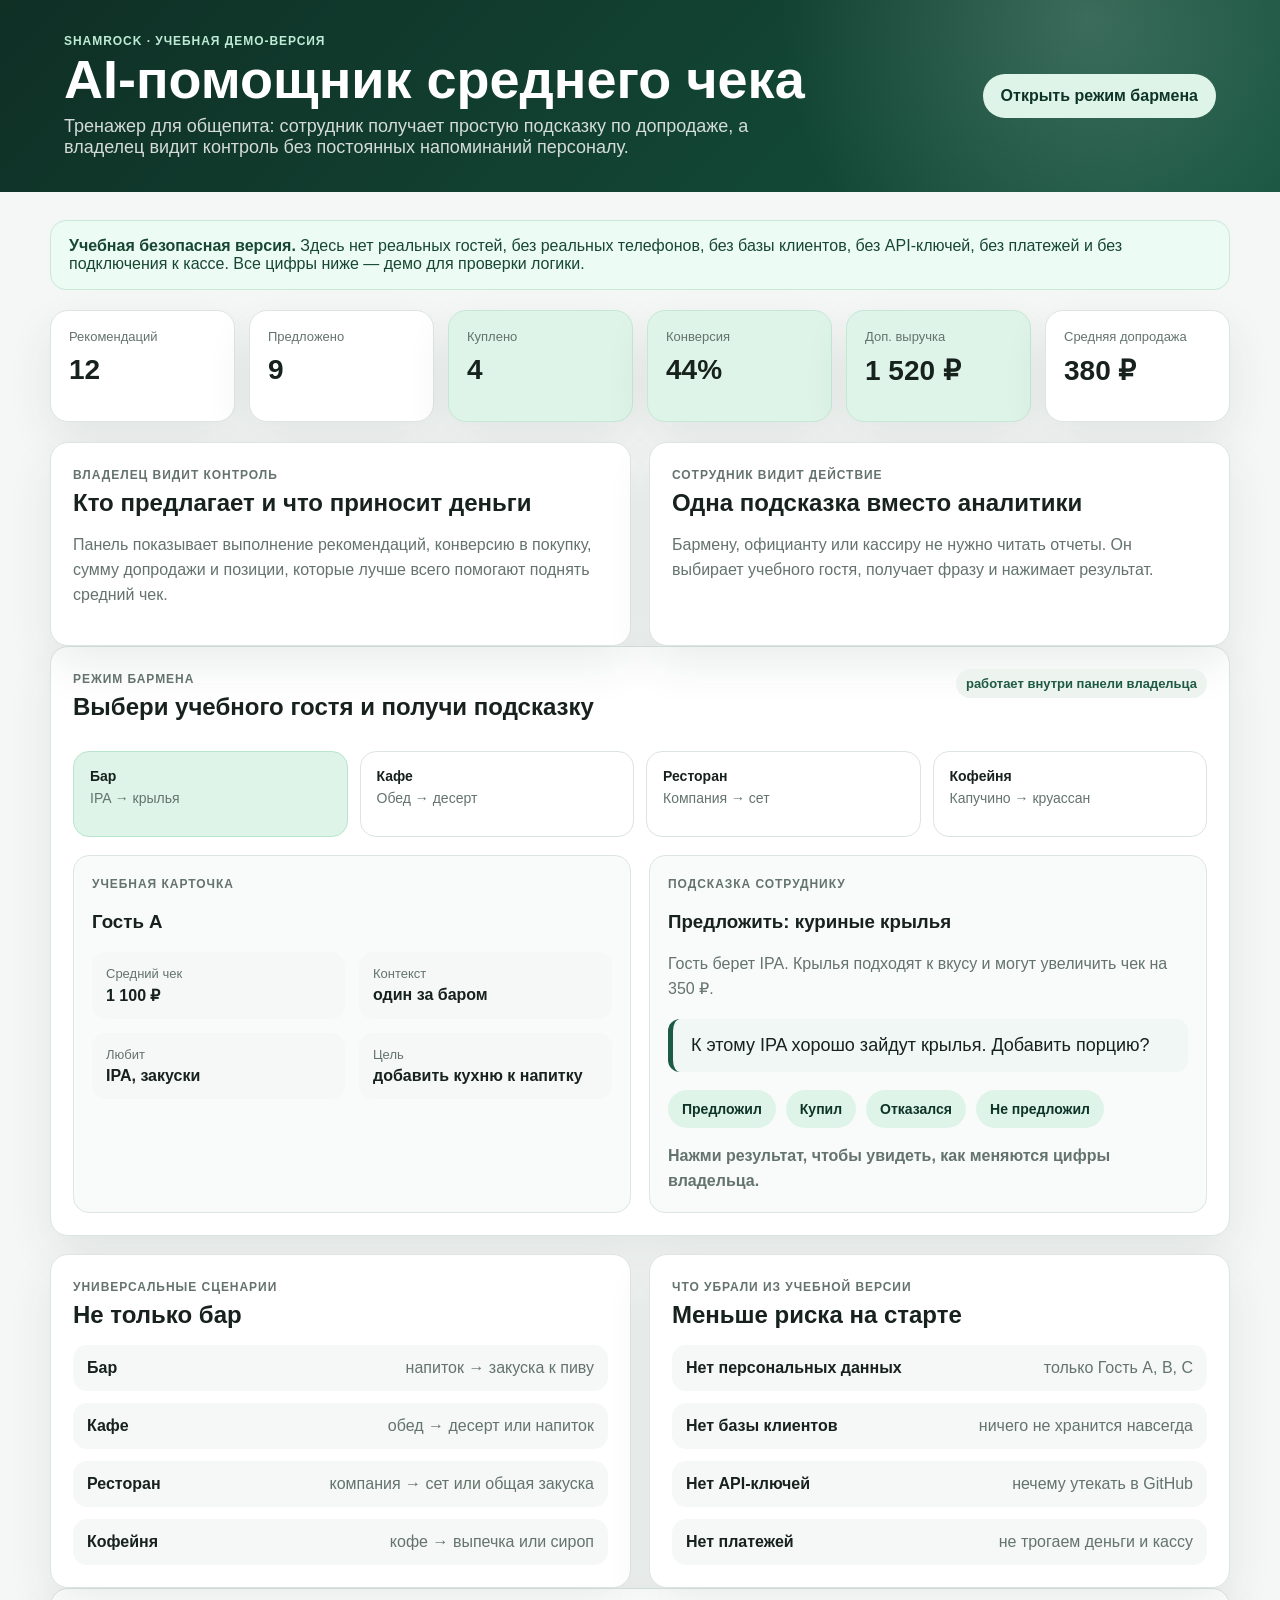
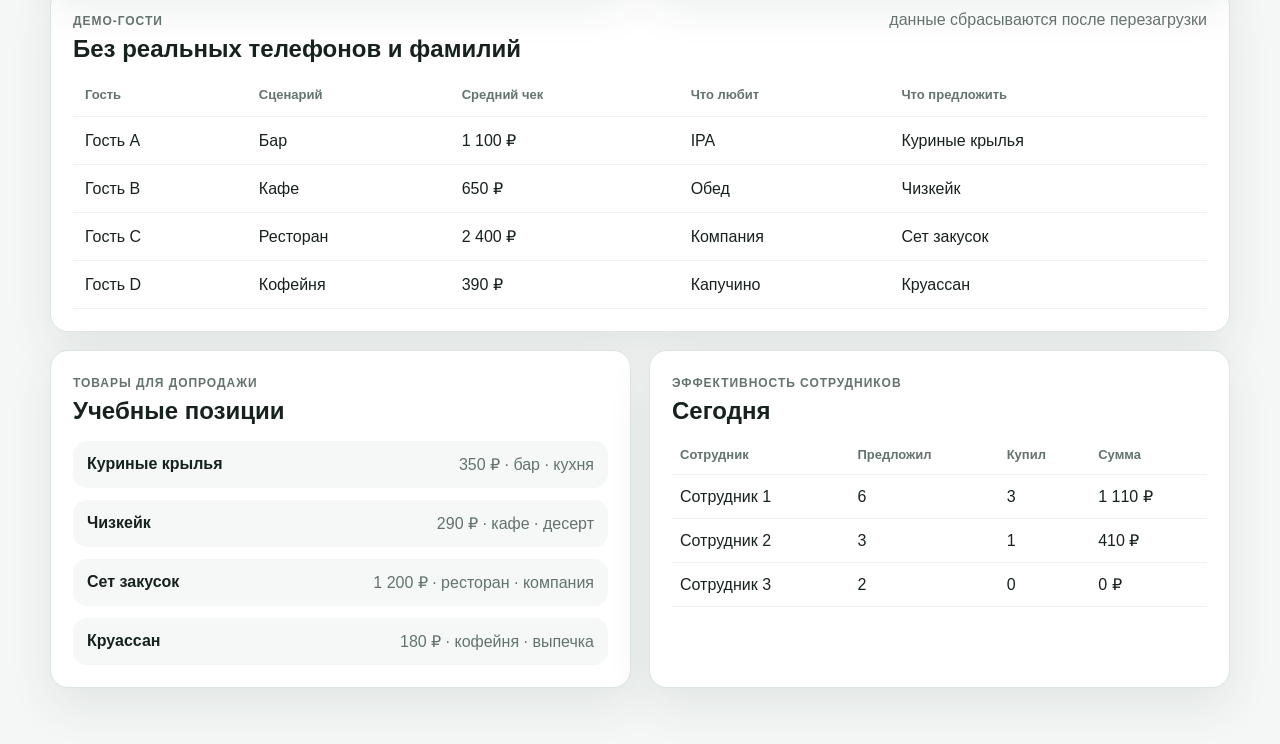
<file: index.html>
<!doctype html>
<html lang="ru">
  <head>
    <meta charset="utf-8">
    <meta name="viewport" content="width=device-width, initial-scale=1">
    <title>Shamrock AI Assistant · Demo</title>
    <link rel="stylesheet" href="/assets/static.css">
  </head>
  <body>
    <header class="topbar">
      <div>
        <p class="eyebrow">Shamrock · учебная демо-версия</p>
        <h1>AI-помощник среднего чека</h1>
        <p class="lead">Тренажер для общепита: сотрудник получает простую подсказку по допродаже, а владелец видит контроль без постоянных напоминаний персоналу.</p>
      </div>
      <a class="primary-link" href="#bartender-mode">Открыть режим бармена</a>
    </header>

    <main class="shell">
      <section class="notice">
        <strong>Учебная безопасная версия.</strong>
        Здесь нет реальных гостей, без реальных телефонов, без базы клиентов, без API-ключей, без платежей и без подключения к кассе. Все цифры ниже — демо для проверки логики.
      </section>

      <section class="metrics" aria-label="Показатели за сегодня">
        <article class="metric-card">
          <span>Рекомендаций</span>
          <strong id="metric-total">12</strong>
        </article>
        <article class="metric-card">
          <span>Предложено</span>
          <strong id="metric-offered">9</strong>
        </article>
        <article class="metric-card metric-good">
          <span>Куплено</span>
          <strong id="metric-bought">4</strong>
        </article>
        <article class="metric-card metric-good">
          <span>Конверсия</span>
          <strong id="metric-conversion">44%</strong>
        </article>
        <article class="metric-card metric-good">
          <span>Доп. выручка</span>
          <strong id="metric-revenue">1 520 ₽</strong>
        </article>
        <article class="metric-card">
          <span>Средняя допродажа</span>
          <strong id="metric-average">380 ₽</strong>
        </article>
      </section>

      <section class="grid two">
        <article class="panel">
          <span class="panel-label">Владелец видит контроль</span>
          <h2>Кто предлагает и что приносит деньги</h2>
          <p>Панель показывает выполнение рекомендаций, конверсию в покупку, сумму допродажи и позиции, которые лучше всего помогают поднять средний чек.</p>
        </article>
        <article class="panel">
          <span class="panel-label">Сотрудник видит действие</span>
          <h2>Одна подсказка вместо аналитики</h2>
          <p>Бармену, официанту или кассиру не нужно читать отчеты. Он выбирает учебного гостя, получает фразу и нажимает результат.</p>
        </article>
      </section>

      <section class="panel" id="bartender-mode">
        <div class="section-head">
          <div>
            <span class="panel-label">Режим бармена</span>
            <h2>Выбери учебного гостя и получи подсказку</h2>
          </div>
          <span class="badge">работает внутри панели владельца</span>
        </div>

        <div class="scenario-grid" aria-label="Учебные сценарии общепита">
          <button class="scenario-card is-active" data-scenario="bar">
            <strong>Бар</strong>
            <span>IPA → крылья</span>
          </button>
          <button class="scenario-card" data-scenario="cafe">
            <strong>Кафе</strong>
            <span>Обед → десерт</span>
          </button>
          <button class="scenario-card" data-scenario="restaurant">
            <strong>Ресторан</strong>
            <span>Компания → сет</span>
          </button>
          <button class="scenario-card" data-scenario="coffee">
            <strong>Кофейня</strong>
            <span>Капучино → круассан</span>
          </button>
        </div>

        <div class="grid two recommendation-grid">
          <article class="subpanel">
            <span class="panel-label">Учебная карточка</span>
            <h3 id="guest-name">Гость A</h3>
            <dl class="guest-facts">
              <div><dt>Средний чек</dt><dd id="guest-average">1 100 ₽</dd></div>
              <div><dt>Контекст</dt><dd id="guest-context">один за баром</dd></div>
              <div><dt>Любит</dt><dd id="guest-likes">IPA, закуски</dd></div>
              <div><dt>Цель</dt><dd id="guest-goal">добавить кухню к напитку</dd></div>
            </dl>
          </article>

          <article class="subpanel">
            <span class="panel-label">Подсказка сотруднику</span>
            <h3 id="recommendation-title">Предложить: куриные крылья</h3>
            <p id="recommendation-reason">Гость берет IPA. Крылья подходят к вкусу и могут увеличить чек на 350 ₽.</p>
            <blockquote id="recommendation-phrase">К этому IPA хорошо зайдут крылья. Добавить порцию?</blockquote>
            <div class="result-actions" aria-label="Результат рекомендации">
              <button data-result="offered">Предложил</button>
              <button data-result="bought" data-amount="350" id="bought-button">Купил</button>
              <button data-result="rejected">Отказался</button>
              <button data-result="not_offered">Не предложил</button>
            </div>
            <p class="status-line" id="status-line">Нажми результат, чтобы увидеть, как меняются цифры владельца.</p>
          </article>
        </div>
      </section>

      <section class="grid two">
        <article class="panel">
          <span class="panel-label">Универсальные сценарии</span>
          <h2>Не только бар</h2>
          <ul class="list">
            <li><strong>Бар</strong><span>напиток → закуска к пиву</span></li>
            <li><strong>Кафе</strong><span>обед → десерт или напиток</span></li>
            <li><strong>Ресторан</strong><span>компания → сет или общая закуска</span></li>
            <li><strong>Кофейня</strong><span>кофе → выпечка или сироп</span></li>
          </ul>
        </article>

        <article class="panel">
          <span class="panel-label">Что убрали из учебной версии</span>
          <h2>Меньше риска на старте</h2>
          <ul class="list">
            <li><strong>Нет персональных данных</strong><span>только Гость A, B, C</span></li>
            <li><strong>Нет базы клиентов</strong><span>ничего не хранится навсегда</span></li>
            <li><strong>Нет API-ключей</strong><span>нечему утекать в GitHub</span></li>
            <li><strong>Нет платежей</strong><span>не трогаем деньги и кассу</span></li>
          </ul>
        </article>
      </section>

      <section class="panel">
        <div class="section-head">
          <div>
            <span class="panel-label">Демо-гости</span>
            <h2>Без реальных телефонов и фамилий</h2>
          </div>
          <span class="muted">данные сбрасываются после перезагрузки</span>
        </div>
        <div class="table-wrap">
          <table>
            <thead>
              <tr><th>Гость</th><th>Сценарий</th><th>Средний чек</th><th>Что любит</th><th>Что предложить</th></tr>
            </thead>
            <tbody>
              <tr><td>Гость A</td><td>Бар</td><td>1 100 ₽</td><td>IPA</td><td>Куриные крылья</td></tr>
              <tr><td>Гость B</td><td>Кафе</td><td>650 ₽</td><td>Обед</td><td>Чизкейк</td></tr>
              <tr><td>Гость C</td><td>Ресторан</td><td>2 400 ₽</td><td>Компания</td><td>Сет закусок</td></tr>
              <tr><td>Гость D</td><td>Кофейня</td><td>390 ₽</td><td>Капучино</td><td>Круассан</td></tr>
            </tbody>
          </table>
        </div>
      </section>

      <section class="grid two">
        <article class="panel">
          <span class="panel-label">Товары для допродажи</span>
          <h2>Учебные позиции</h2>
          <ul class="list">
            <li><strong>Куриные крылья</strong><span>350 ₽ · бар · кухня</span></li>
            <li><strong>Чизкейк</strong><span>290 ₽ · кафе · десерт</span></li>
            <li><strong>Сет закусок</strong><span>1 200 ₽ · ресторан · компания</span></li>
            <li><strong>Круассан</strong><span>180 ₽ · кофейня · выпечка</span></li>
          </ul>
        </article>

        <article class="panel">
          <span class="panel-label">Эффективность сотрудников</span>
          <h2>Сегодня</h2>
          <div class="table-wrap compact">
            <table>
              <thead><tr><th>Сотрудник</th><th>Предложил</th><th>Купил</th><th>Сумма</th></tr></thead>
              <tbody>
                <tr><td>Сотрудник 1</td><td>6</td><td>3</td><td>1 110 ₽</td></tr>
                <tr><td>Сотрудник 2</td><td>3</td><td>1</td><td>410 ₽</td></tr>
                <tr><td>Сотрудник 3</td><td>2</td><td>0</td><td>0 ₽</td></tr>
              </tbody>
            </table>
          </div>
        </article>
      </section>
    </main>

    <script src="/assets/static-app.js"></script>
  </body>
</html>
</file>
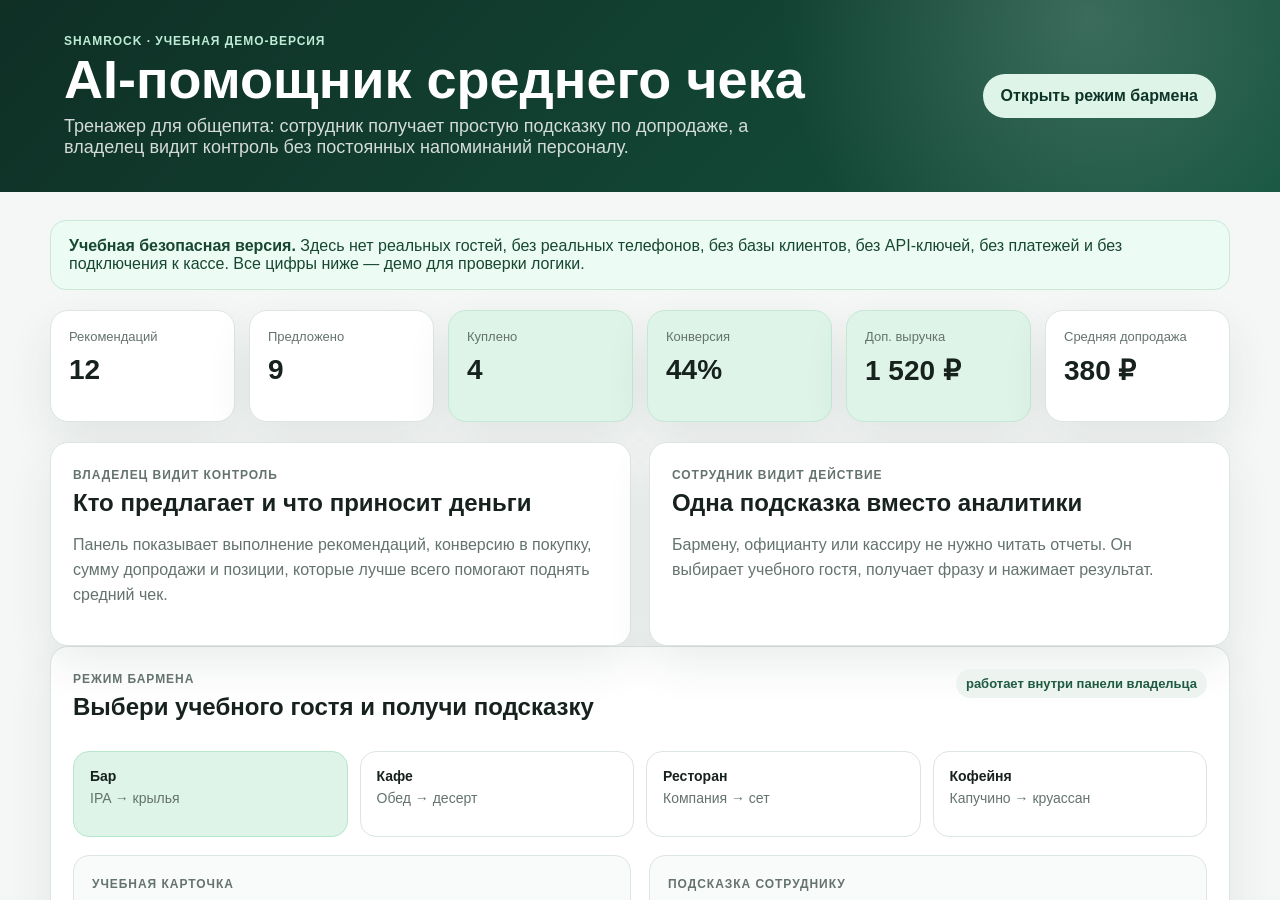
<file: admin.html>
<!doctype html>
<html lang="ru">
  <head>
    <meta charset="utf-8">
    <meta name="viewport" content="width=device-width, initial-scale=1">
    <title>Shamrock Admin · Demo</title>
    <style>
      html,
      body,
      iframe {
        width: 100%;
        height: 100%;
        margin: 0;
        border: 0;
      }
    </style>
  </head>
  <body>
    <iframe src="/" title="Shamrock AI Assistant demo"></iframe>
  </body>
</html>
</file>
<file: assets/static.css>
:root {
  --green: #123c2f;
  --green-2: #1d5b46;
  --mint: #dff4e9;
  --ink: #17211d;
  --muted: #64736d;
  --line: #dce5e1;
  --bg: #f5f7f6;
  --white: #ffffff;
  --shadow: 0 18px 45px rgba(18, 60, 47, 0.09);
}

* {
  box-sizing: border-box;
}

body {
  margin: 0;
  background: var(--bg);
  color: var(--ink);
  font-family: Arial, Helvetica, sans-serif;
}

.topbar {
  display: flex;
  align-items: center;
  justify-content: space-between;
  gap: 24px;
  padding: 34px clamp(20px, 5vw, 72px);
  color: var(--white);
  background:
    radial-gradient(circle at 85% 10%, rgba(223, 244, 233, 0.2), transparent 28%),
    linear-gradient(135deg, #0f2f25, #14533e);
}

.topbar h1 {
  margin: 4px 0 10px;
  font-size: clamp(30px, 5vw, 54px);
  line-height: 1;
}

.lead {
  max-width: 720px;
  margin: 0;
  color: rgba(255, 255, 255, 0.82);
  font-size: 18px;
}

.eyebrow,
.panel-label {
  margin: 0;
  color: var(--muted);
  font-size: 12px;
  font-weight: 700;
  letter-spacing: 0.08em;
  text-transform: uppercase;
}

.topbar .eyebrow {
  color: #bdebd6;
}

.primary-link,
button {
  border: 0;
  border-radius: 999px;
  background: var(--mint);
  color: #0e3428;
  cursor: pointer;
  font-weight: 700;
  text-decoration: none;
  white-space: nowrap;
}

.primary-link {
  padding: 13px 18px;
}

.shell {
  width: min(1180px, calc(100% - 32px));
  margin: 28px auto 56px;
}

.notice {
  padding: 16px 18px;
  border: 1px solid #c9e8d8;
  border-radius: 16px;
  background: #ecfbf3;
  color: #174732;
}

.metrics {
  display: grid;
  grid-template-columns: repeat(6, minmax(0, 1fr));
  gap: 14px;
  margin: 20px 0;
}

.metric-card,
.panel {
  border: 1px solid var(--line);
  border-radius: 18px;
  background: var(--white);
  box-shadow: var(--shadow);
}

.metric-card {
  min-height: 112px;
  padding: 18px;
}

.metric-card span {
  display: block;
  color: var(--muted);
  font-size: 13px;
  margin-bottom: 10px;
}

.metric-card strong {
  font-size: 28px;
}

.metric-good {
  background: var(--mint);
  border-color: #c4e8d4;
}

.grid {
  display: grid;
  gap: 18px;
  margin-top: 18px;
}

.two {
  grid-template-columns: repeat(2, minmax(0, 1fr));
}

.panel {
  padding: 22px;
}

.subpanel {
  padding: 18px;
  border: 1px solid var(--line);
  border-radius: 16px;
  background: #f9fbfa;
}

.panel h2 {
  margin: 6px 0 10px;
  font-size: 24px;
}

.panel p {
  color: var(--muted);
  line-height: 1.55;
}

.card-head,
.section-head {
  display: flex;
  align-items: flex-start;
  justify-content: space-between;
  gap: 18px;
}

.badge {
  border-radius: 999px;
  background: #edf4f0;
  color: #1f5a43;
  font-size: 13px;
  font-weight: 700;
  padding: 7px 10px;
}

.guest-facts {
  display: grid;
  grid-template-columns: repeat(2, minmax(0, 1fr));
  gap: 14px;
  margin: 18px 0 0;
}

.guest-facts div {
  padding: 14px;
  border-radius: 14px;
  background: #f5f8f6;
}

.guest-facts dt {
  color: var(--muted);
  font-size: 13px;
}

.guest-facts dd {
  margin: 5px 0 0;
  font-weight: 700;
}

blockquote {
  margin: 18px 0;
  padding: 16px 18px;
  border-left: 5px solid var(--green-2);
  border-radius: 12px;
  background: #f1f7f4;
  font-size: 18px;
}

.result-actions {
  display: flex;
  flex-wrap: wrap;
  gap: 10px;
}

.scenario-grid {
  display: grid;
  grid-template-columns: repeat(4, minmax(0, 1fr));
  gap: 12px;
  margin-top: 20px;
}

button {
  padding: 11px 14px;
  font-size: 14px;
}

.scenario-card {
  display: grid;
  gap: 6px;
  align-content: start;
  min-height: 86px;
  padding: 16px;
  border: 1px solid var(--line);
  border-radius: 16px;
  background: #ffffff;
  color: var(--ink);
  text-align: left;
}

.scenario-card span {
  color: var(--muted);
  font-weight: 400;
}

.scenario-card.is-active {
  background: var(--mint);
  border-color: #b8e5cd;
}

.recommendation-grid {
  margin-top: 18px;
}

button:hover,
.primary-link:hover {
  background: #c8ead8;
}

.status-line {
  min-height: 24px;
  margin-bottom: 0;
  font-weight: 700;
}

.table-wrap {
  overflow-x: auto;
}

table {
  width: 100%;
  border-collapse: collapse;
}

th,
td {
  padding: 14px 12px;
  border-bottom: 1px solid #edf1ef;
  text-align: left;
  white-space: nowrap;
}

th {
  color: var(--muted);
  font-size: 13px;
}

.compact th,
.compact td {
  padding: 12px 8px;
}

.muted {
  color: var(--muted);
}

.list {
  display: grid;
  gap: 12px;
  padding: 0;
  margin: 16px 0 0;
  list-style: none;
}

.list li {
  display: flex;
  justify-content: space-between;
  gap: 16px;
  padding: 14px;
  border-radius: 14px;
  background: #f5f8f6;
}

.list span {
  color: var(--muted);
}

@media (max-width: 980px) {
  .metrics {
    grid-template-columns: repeat(3, minmax(0, 1fr));
  }

  .scenario-grid {
    grid-template-columns: repeat(2, minmax(0, 1fr));
  }

  .two {
    grid-template-columns: 1fr;
  }
}

@media (max-width: 680px) {
  .topbar {
    align-items: flex-start;
    flex-direction: column;
  }

  .metrics,
  .guest-facts {
    grid-template-columns: repeat(2, minmax(0, 1fr));
  }

  .metric-card strong {
    font-size: 24px;
  }
}

@media (max-width: 440px) {
  .metrics,
  .guest-facts,
  .scenario-grid {
    grid-template-columns: 1fr;
  }
}
</file>
